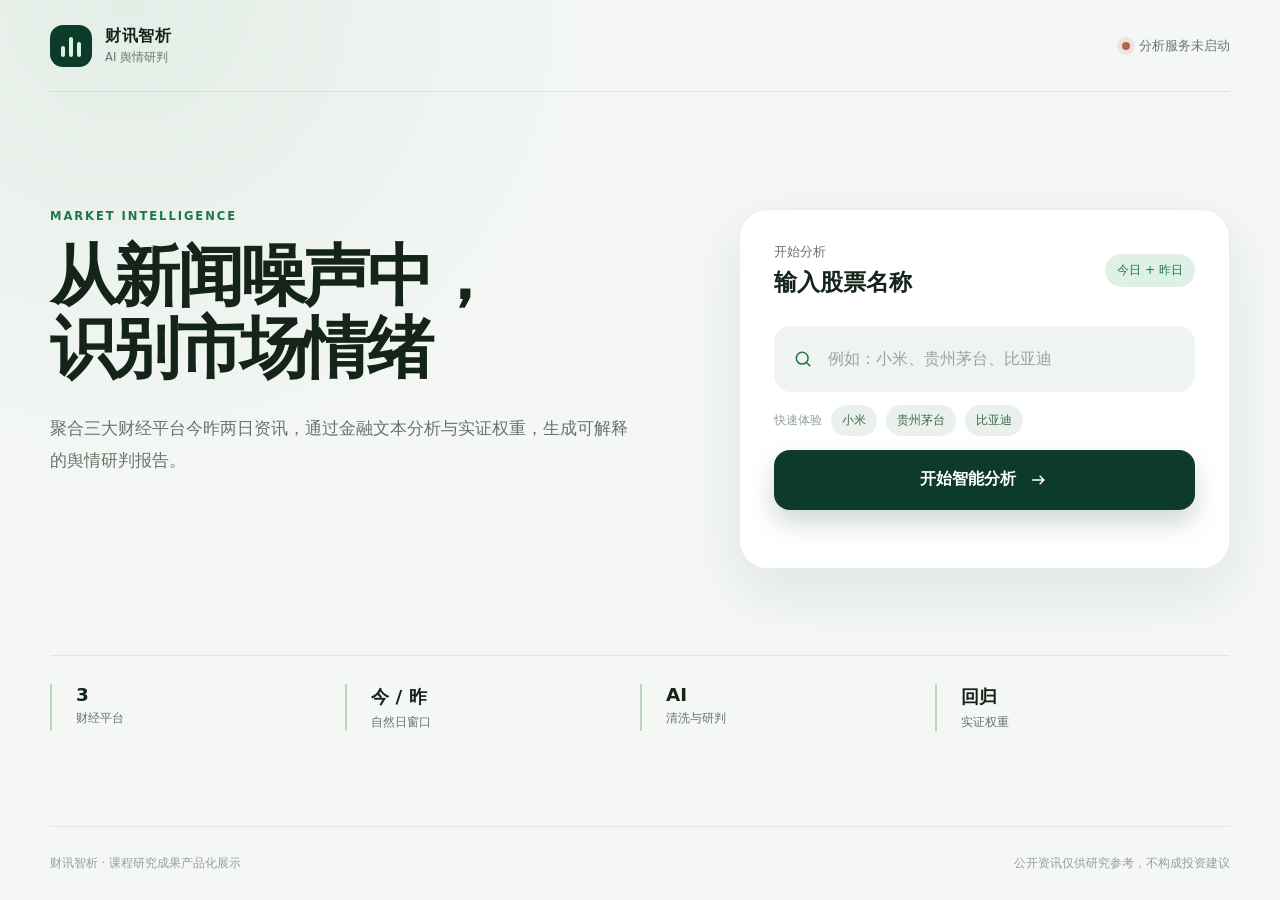
<file: index.html>
<!doctype html>
<html lang="zh-CN">
  <head>
    <meta charset="UTF-8" />
    <meta name="viewport" content="width=device-width, initial-scale=1.0" />
    <meta
      name="description"
      content="聚合财经新闻、分析市场情绪并生成结构化舆情研判报告。"
    />
    <title>财讯智析 · AI 舆情研判</title>
    <link
      rel="icon"
      type="image/svg+xml"
      href="data:image/svg+xml,%3Csvg xmlns='http://www.w3.org/2000/svg' viewBox='0 0 64 64'%3E%3Crect width='64' height='64' rx='18' fill='%230d3b2a'/%3E%3Cpath d='M17 43V31m15 12V20m15 23V27' stroke='%23d9f3e5' stroke-width='6' stroke-linecap='round'/%3E%3C/svg%3E"
    />
    <link rel="stylesheet" href="./styles.css" />
  </head>
  <body>
    <div class="app-shell">
      <header class="topbar">
        <a class="brand" href="#" aria-label="财讯智析首页">
          <span class="brand-mark" aria-hidden="true">
            <i></i><i></i><i></i>
          </span>
          <span>
            <strong>财讯智析</strong>
            <small>AI 舆情研判</small>
          </span>
        </a>
        <div class="service-state" id="serviceState" aria-live="polite">
          <span class="state-dot"></span>
          <span>正在连接分析服务</span>
        </div>
      </header>

      <main>
        <section class="workspace" id="searchView">
          <div class="workspace-copy">
            <p class="eyebrow">MARKET INTELLIGENCE</p>
            <h1>从新闻噪声中，<br />识别市场情绪</h1>
            <p class="lead">
              聚合三大财经平台今昨两日资讯，通过金融文本分析与实证权重，生成可解释的舆情研判报告。
            </p>
          </div>

          <form class="search-panel" id="analysisForm">
            <div class="panel-head">
              <div>
                <p class="panel-label">开始分析</p>
                <h2>输入股票名称</h2>
              </div>
              <span class="window-badge">今日 + 昨日</span>
            </div>
            <label class="search-box" for="stockInput">
              <svg viewBox="0 0 24 24" aria-hidden="true">
                <circle cx="11" cy="11" r="7"></circle>
                <path d="m16.5 16.5 4 4"></path>
              </svg>
              <input
                id="stockInput"
                name="stock"
                autocomplete="off"
                maxlength="30"
                placeholder="例如：小米、贵州茅台、比亚迪"
                required
              />
            </label>
            <div class="quick-row" aria-label="快速体验">
              <span>快速体验</span>
              <button type="button" data-stock="小米">小米</button>
              <button type="button" data-stock="贵州茅台">贵州茅台</button>
              <button type="button" data-stock="比亚迪">比亚迪</button>
            </div>
            <button class="primary-action" id="submitButton" type="submit">
              <span>开始智能分析</span>
              <svg viewBox="0 0 24 24" aria-hidden="true"><path d="m5 12 14 0m-5-5 5 5-5 5"></path></svg>
            </button>
            <p class="form-error" id="formError" role="alert"></p>
          </form>

          <div class="method-row" aria-label="分析方法概览">
            <div><strong>3</strong><span>财经平台</span></div>
            <div><strong>今 / 昨</strong><span>自然日窗口</span></div>
            <div><strong>AI</strong><span>清洗与研判</span></div>
            <div><strong>回归</strong><span>实证权重</span></div>
          </div>
        </section>

        <section class="progress-view is-hidden" id="progressView" aria-live="polite">
          <div class="progress-main">
            <button class="text-button" id="cancelButton" type="button">← 返回搜索</button>
            <p class="eyebrow">ANALYSIS IN PROGRESS</p>
            <h2 id="progressStock">—</h2>
            <p class="progress-message" id="progressMessage">正在创建分析任务</p>
            <div class="progress-value"><strong id="progressNumber">0</strong><span>%</span></div>
            <div class="progress-track" aria-hidden="true">
              <div class="progress-fill" id="progressFill"></div>
            </div>
          </div>

          <aside class="source-panel">
            <div class="aside-title"><span>资讯来源</span><small>实时状态</small></div>
            <div id="sourceList"></div>
            <div class="warning-list" id="warningList"></div>
          </aside>
        </section>

        <section class="report-view is-hidden" id="reportView">
          <div class="report-toolbar">
            <div>
              <p class="eyebrow">AI SENTIMENT REPORT</p>
              <h2 id="reportStock">—</h2>
              <p id="reportMeta">—</p>
            </div>
            <button class="outline-button" id="newAnalysisButton" type="button">分析另一只股票</button>
          </div>

          <div class="score-layout">
            <article class="score-card">
              <div class="card-label">
                综合情绪方向
                <button class="help-button" id="metricHelpButton" type="button" aria-expanded="false" aria-controls="metricHelp">?</button>
              </div>
              <div class="score-heading">
                <strong id="directionValue">0.00</strong>
                <span id="directionLabel">中性</span>
              </div>
              <div class="score-scale">
                <div class="scale-line"></div>
                <div class="scale-pin" id="scalePin"></div>
              </div>
              <div class="scale-caption"><span>消极</span><span>中性</span><span>积极</span></div>
              <p class="inline-help is-hidden" id="metricHelp">
                情绪方向经过平台日均与时间权重两级归一化；情绪强度反映标题表达的方向性强弱；新闻热度为 AI 清洗后保留的资讯数量。
              </p>
              <div class="metric-strip">
                <div><strong id="intensityValue">0.00</strong><span>情绪强度</span></div>
                <div><strong id="heatValue">0</strong><span>新闻热度</span></div>
                <div><strong id="coverageValue">0</strong><span>平台覆盖</span></div>
              </div>
            </article>

            <article class="decision-card">
              <p>研判结论</p>
              <h3 id="decisionRating">—</h3>
              <div id="decisionReason">—</div>
              <div class="decision-foot"><span>基于公开资讯</span><span>动态更新</span></div>
            </article>
          </div>

          <div class="report-grid">
            <div class="report-column">
              <article class="content-card">
                <p class="section-kicker">OVERVIEW</p>
                <h3>深度研报综述</h3>
                <p class="report-copy" id="summaryText"></p>
              </article>

              <article class="content-card">
                <div class="section-title positive"><span>↗</span><h3>积极信号</h3></div>
                <div id="prosList"></div>
              </article>

              <article class="content-card">
                <div class="section-title risk"><span>!</span><h3>风险观察</h3></div>
                <div id="consList"></div>
              </article>

              <article class="content-card">
                <p class="section-kicker">STRATEGY</p>
                <h3>策略观察</h3>
                <p class="report-copy" id="strategyText"></p>
              </article>
            </div>

            <aside class="evidence-column">
              <article class="content-card distribution-card">
                <p class="section-kicker">SOURCE MIX</p>
                <h3>平台资讯分布</h3>
                <div id="platformDistribution"></div>
              </article>

              <details class="disclosure-card" id="evidenceDetails">
                <summary><span><i>!</i>新闻依据</span><b>展开</b></summary>
                <div class="disclosure-content" id="evidenceList"></div>
              </details>

              <details class="disclosure-card">
                <summary><span><i class="question">?</i>分数与模型说明</span><b>展开</b></summary>
                <div class="disclosure-content model-text" id="modelInfo"></div>
              </details>
            </aside>
          </div>

          <p class="legal-note" id="legalNote"></p>
        </section>
      </main>

      <footer>
        <span>财讯智析 · 课程研究成果产品化展示</span>
        <span>公开资讯仅供研究参考，不构成投资建议</span>
      </footer>
    </div>

    <script src="./config.js"></script>
    <script src="./app.js" defer></script>
  </body>
</html>
</file>
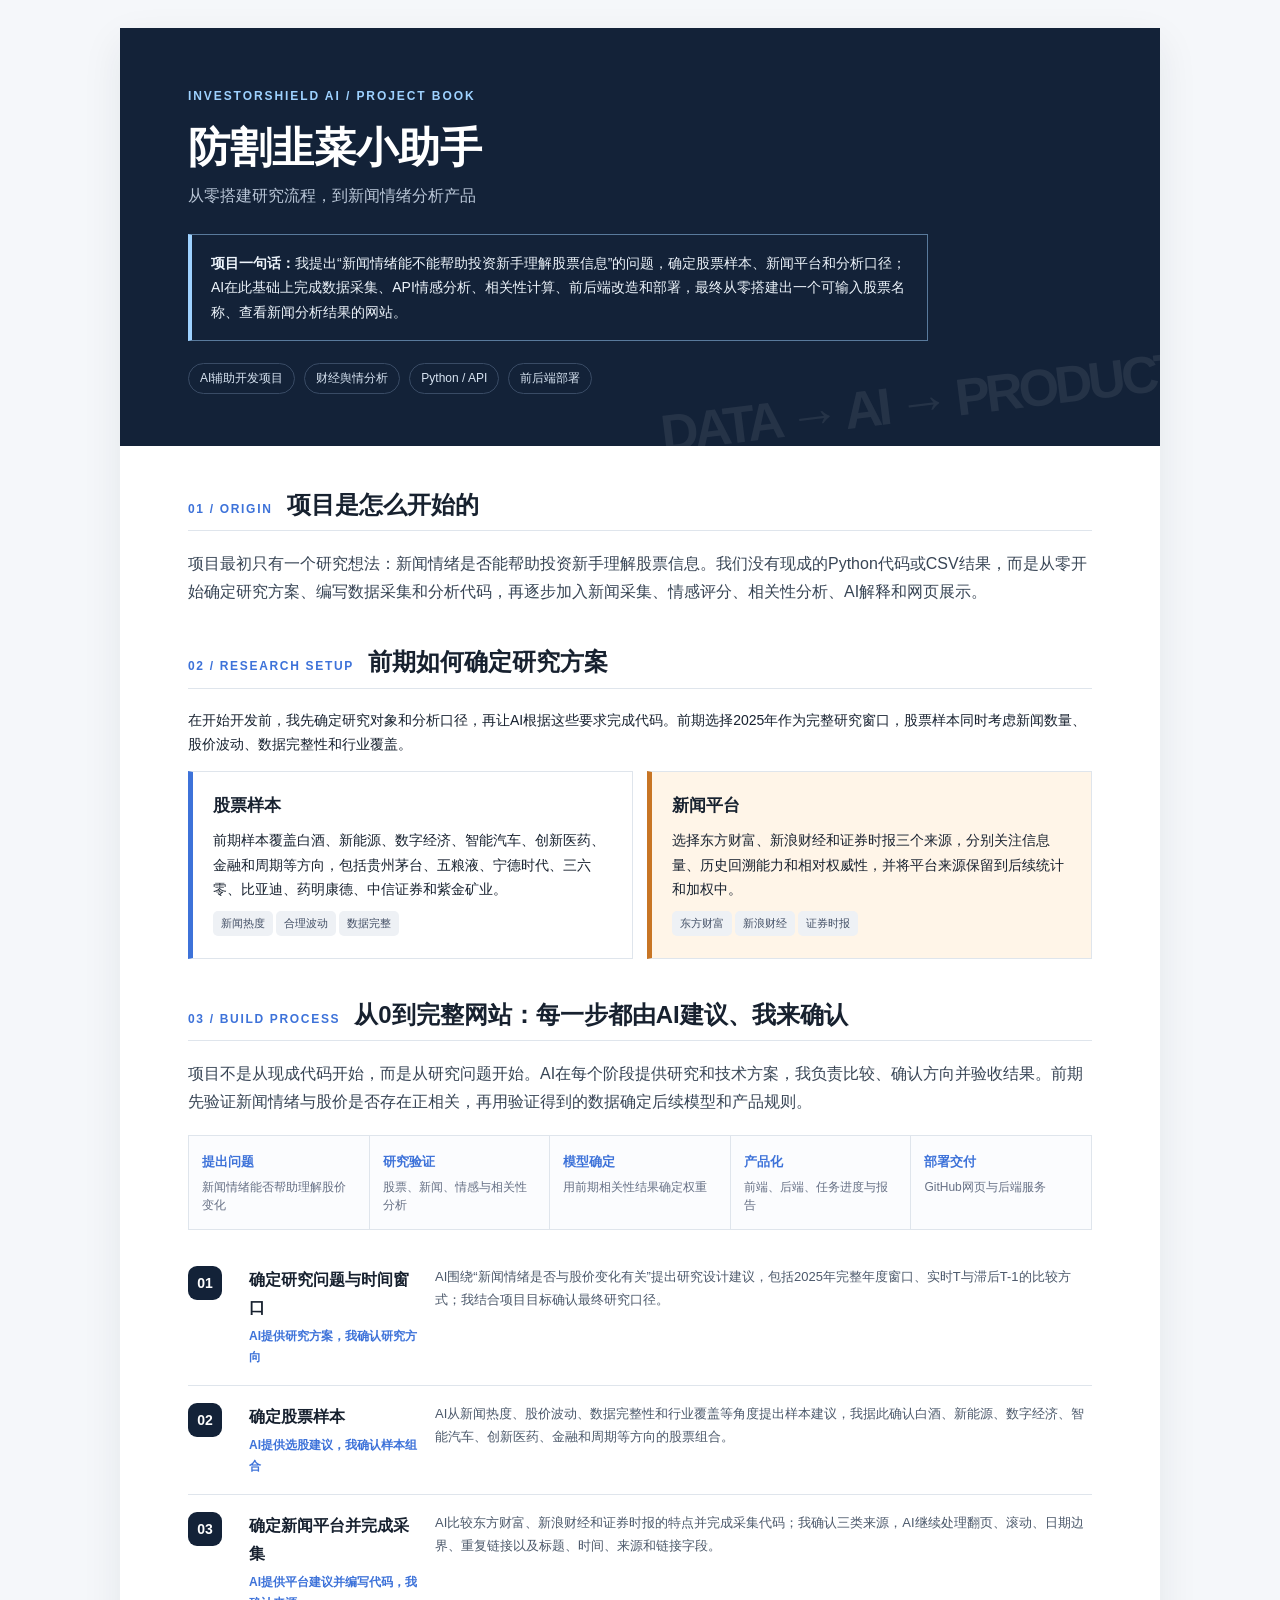
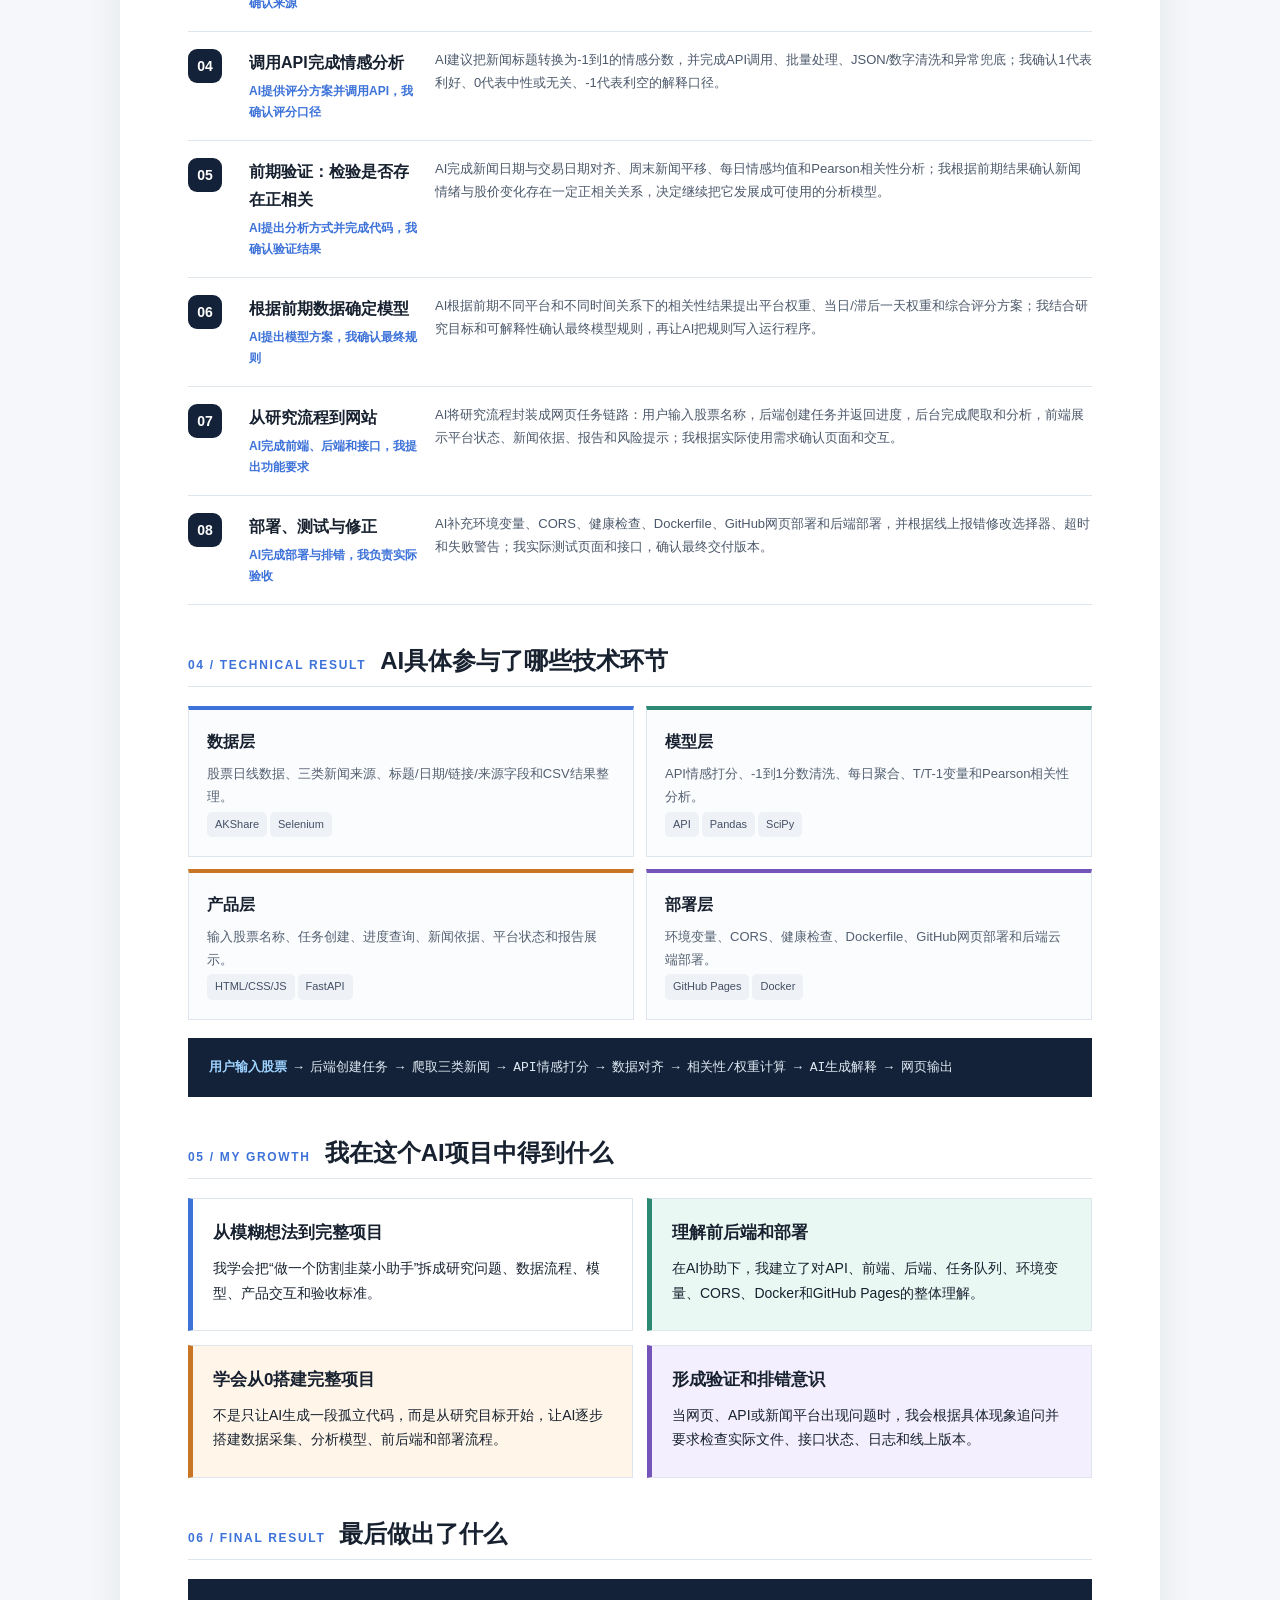
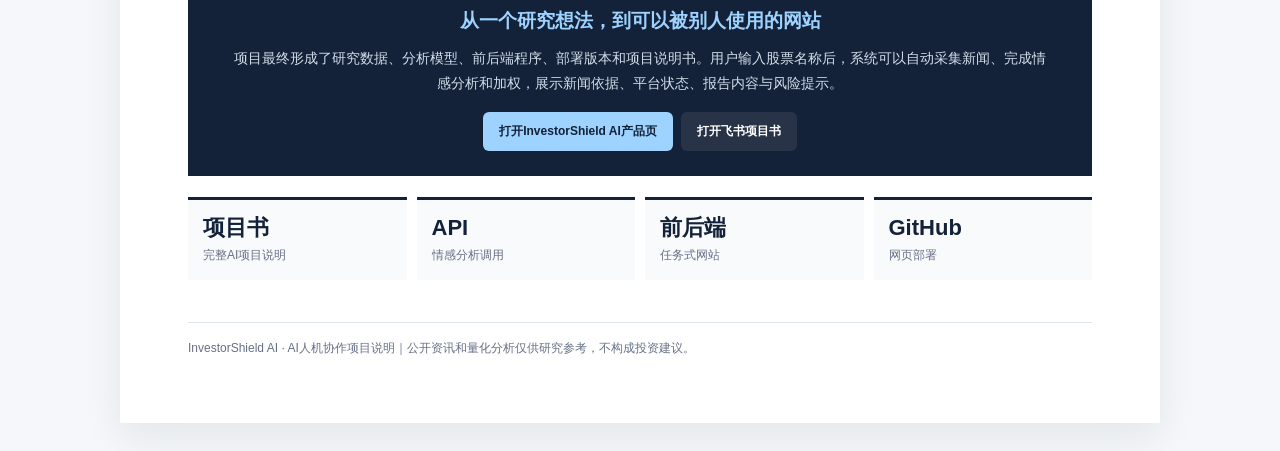
<file: project-book.html>
<!doctype html>
<html lang="zh-CN">
<head>
<meta charset="utf-8">
<meta name="viewport" content="width=device-width, initial-scale=1">
<title>AI项目说明｜InvestorShield 防割韭菜小助手</title>
<style>
:root{--ink:#17212f;--muted:#667085;--line:#dfe5ec;--page:#f5f7fa;--paper:#fff;--navy:#132238;--blue:#3d72d9;--blue-soft:#eef4ff;--mint:#2c8a74;--mint-soft:#eaf8f3;--orange:#c87524;--orange-soft:#fff5e8;--purple:#7555ba;--purple-soft:#f4efff;--red:#c84b4b;--red-soft:#fff0f0}
*{box-sizing:border-box}html{background:var(--page)}body{margin:0;color:var(--ink);font-family:"Microsoft YaHei","PingFang SC",Arial,sans-serif;font-size:14px;line-height:1.75}.page{max-width:1040px;margin:28px auto;background:var(--paper);box-shadow:0 14px 38px rgba(19,34,56,.08)}.hero{background:var(--navy);color:#fff;padding:58px 68px 52px;position:relative;overflow:hidden}.hero:after{content:"DATA → AI → PRODUCT";position:absolute;right:-24px;bottom:18px;color:rgba(255,255,255,.08);font:700 52px/1 Arial,sans-serif;letter-spacing:-.08em;transform:rotate(-7deg)}.eyebrow{position:relative;z-index:1;color:#9ed2ff;font-size:12px;letter-spacing:.16em;font-weight:700}.hero h1{position:relative;z-index:1;margin:17px 0 9px;font-size:42px;line-height:1.16;max-width:780px}.hero .subtitle{position:relative;z-index:1;color:#b9c6d7;font-size:16px}.hero .intro{position:relative;z-index:1;max-width:740px;margin:24px 0 0;padding:16px 19px;border:1px solid rgba(158,210,255,.5);border-left:4px solid #9ed2ff;color:#edf4fb}.hero-meta{position:relative;z-index:1;display:flex;flex-wrap:wrap;gap:9px;margin-top:22px}.hero-meta span{border:1px solid #394b65;border-radius:999px;color:#d8e4f2;padding:4px 11px;font-size:12px}.body{padding:43px 68px 64px}.section{margin-top:40px}.section:first-child{margin-top:0}.head{display:flex;align-items:baseline;gap:14px;border-bottom:1px solid var(--line);padding-bottom:10px;margin-bottom:19px}.num{font-size:12px;letter-spacing:.14em;color:var(--blue);font-weight:800}.head h2{margin:0;font-size:24px;line-height:1.3}.lead{font-size:16px;color:#384555;max-width:900px}.metrics{display:grid;grid-template-columns:repeat(4,1fr);gap:10px;margin:21px 0}.metric{padding:14px 15px;background:#f8fafc;border-top:3px solid var(--navy)}.metric b{display:block;font-size:22px;color:var(--navy);line-height:1.25}.metric span{font-size:12px;color:var(--muted)}.grid2{display:grid;grid-template-columns:1fr 1fr;gap:14px}.card{padding:19px 20px;border:1px solid var(--line);background:#fff;border-left:5px solid var(--blue)}.card.mint{border-left-color:var(--mint);background:var(--mint-soft)}.card.orange{border-left-color:var(--orange);background:var(--orange-soft)}.card.purple{border-left-color:var(--purple);background:var(--purple-soft)}.card h3{margin:0 0 8px;font-size:17px}.card p{margin:6px 0}.card ul{margin:7px 0;padding-left:20px}.tag{display:inline-block;background:#eef1f5;color:#445066;border-radius:5px;padding:3px 8px;margin:3px 3px 3px 0;font-size:11px}.stage{display:grid;grid-template-columns:45px 170px 1fr;gap:16px;padding:17px 0;border-bottom:1px solid var(--line);align-items:start}.stage:first-child{border-top:1px solid var(--line)}.stage-no{width:34px;height:34px;border-radius:9px;background:var(--navy);color:#fff;display:flex;align-items:center;justify-content:center;font-weight:800}.stage h3{margin:0;font-size:16px}.stage .role{margin:4px 0 0;color:var(--blue);font-size:12px;font-weight:700}.stage p{margin:0;color:#4c596b;font-size:13px}.arrow-flow{display:flex;align-items:stretch;gap:0;margin:19px 0;border:1px solid var(--line);background:#fbfcfe}.arrow-step{flex:1;padding:15px 13px;border-left:1px solid var(--line)}.arrow-step:first-child{border-left:0}.arrow-step b{display:block;color:var(--blue);font-size:13px}.arrow-step span{display:block;color:var(--muted);font-size:12px;line-height:1.5;margin-top:4px}.collab{display:grid;grid-template-columns:1fr 1fr;gap:0;border:1px solid var(--line)}.collab-col{padding:22px 24px}.collab-col:first-child{background:var(--navy);color:#fff}.collab-col:last-child{background:#fbfcfe;border-left:1px solid var(--line)}.collab-col h3{margin:0 0 11px;font-size:17px}.collab-col:first-child h3{color:#9ed2ff}.collab-col:last-child h3{color:var(--blue)}.collab-col ul{margin:0;padding-left:20px}.collab-col li{margin:7px 0}.tech-grid{display:grid;grid-template-columns:repeat(2,1fr);gap:12px}.tech{border:1px solid var(--line);padding:18px 18px 16px;background:#fbfcfe;border-top:4px solid var(--blue)}.tech:nth-child(2){border-top-color:var(--mint)}.tech:nth-child(3){border-top-color:var(--orange)}.tech:nth-child(4){border-top-color:var(--purple)}.tech h3{margin:0 0 7px;font-size:16px}.tech p{margin:0;color:#536071;font-size:13px}.formula{font-family:Consolas,"Courier New",monospace;background:var(--navy);color:#dfe9f4;padding:18px 21px;margin-top:18px;font-size:13px;line-height:1.8;white-space:pre-wrap}.formula strong{color:#9ed2ff}.result{background:var(--navy);color:#fff;padding:25px 28px;margin-top:18px;text-align:center}.result h3{margin:0;color:#9ed2ff;font-size:19px}.result p{max-width:820px;margin:9px auto 0;color:#d3deeb}.result a{display:inline-block;margin-top:17px;background:#9ed2ff;color:var(--navy);text-decoration:none;padding:9px 16px;border-radius:6px;font-size:12px;font-weight:800}.quote{border-left:4px solid var(--blue);background:var(--blue-soft);padding:14px 17px;margin-top:18px}.quote b{display:block;margin-bottom:3px}.limitation{border:1px solid #f1c8c8;background:var(--red-soft);padding:17px 19px;margin-top:17px}.limitation h3{margin:0 0 6px;color:var(--red)}.footer{margin-top:42px;padding-top:15px;border-top:1px solid var(--line);color:var(--muted);font-size:12px}@media(max-width:780px){.hero{padding:38px 25px}.hero h1{font-size:32px}.body{padding:30px 25px 48px}.metrics,.grid2,.collab,.tech-grid{grid-template-columns:1fr}.collab-col:last-child{border-left:0;border-top:1px solid var(--line)}.stage{grid-template-columns:38px 1fr}.stage>p{grid-column:2}.arrow-flow{display:block}.arrow-step{border-left:0;border-top:1px solid var(--line)}.arrow-step:first-child{border-top:0}.hero:after{font-size:34px;right:-5px}.footer{margin-top:30px}}@media print{html{background:#fff}.page{max-width:none;margin:0;box-shadow:none}.hero{print-color-adjust:exact;-webkit-print-color-adjust:exact}}
</style>
</head>
<body>
<div class="page">
<header class="hero">
<div class="eyebrow">INVESTORSHIELD AI / PROJECT BOOK</div>
<h1>防割韭菜小助手</h1>
<div class="subtitle">从零搭建研究流程，到新闻情绪分析产品</div>
<div class="intro"><b>项目一句话：</b>我提出“新闻情绪能不能帮助投资新手理解股票信息”的问题，确定股票样本、新闻平台和分析口径；AI在此基础上完成数据采集、API情感分析、相关性计算、前后端改造和部署，最终从零搭建出一个可输入股票名称、查看新闻分析结果的网站。</div>
<div class="hero-meta"><span>AI辅助开发项目</span><span>财经舆情分析</span><span>Python / API</span><span>前后端部署</span></div>
</header>
<div class="body">
<section class="section">
<div class="head"><span class="num">01 / ORIGIN</span><h2>项目是怎么开始的</h2></div>
<p class="lead">项目最初只有一个研究想法：新闻情绪是否能帮助投资新手理解股票信息。我们没有现成的Python代码或CSV结果，而是从零开始确定研究方案、编写数据采集和分析代码，再逐步加入新闻采集、情感评分、相关性分析、AI解释和网页展示。</p>
</section>

<section class="section">
<div class="head"><span class="num">02 / RESEARCH SETUP</span><h2>前期如何确定研究方案</h2></div>
<p>在开始开发前，我先确定研究对象和分析口径，再让AI根据这些要求完成代码。前期选择2025年作为完整研究窗口，股票样本同时考虑新闻数量、股价波动、数据完整性和行业覆盖。</p>
<div class="grid2"><article class="card blue"><h3>股票样本</h3><p>前期样本覆盖白酒、新能源、数字经济、智能汽车、创新医药、金融和周期等方向，包括贵州茅台、五粮液、宁德时代、三六零、比亚迪、药明康德、中信证券和紫金矿业。</p><span class="tag">新闻热度</span><span class="tag">合理波动</span><span class="tag">数据完整</span></article><article class="card orange"><h3>新闻平台</h3><p>选择东方财富、新浪财经和证券时报三个来源，分别关注信息量、历史回溯能力和相对权威性，并将平台来源保留到后续统计和加权中。</p><span class="tag">东方财富</span><span class="tag">新浪财经</span><span class="tag">证券时报</span></article></div>
</section>

<section class="section">
<div class="head"><span class="num">03 / BUILD PROCESS</span><h2>从0到完整网站：每一步都由AI建议、我来确认</h2></div>
<p class="lead">项目不是从现成代码开始，而是从研究问题开始。AI在每个阶段提供研究和技术方案，我负责比较、确认方向并验收结果。前期先验证新闻情绪与股价是否存在正相关，再用验证得到的数据确定后续模型和产品规则。</p>
<div class="arrow-flow"><div class="arrow-step"><b>提出问题</b><span>新闻情绪能否帮助理解股价变化</span></div><div class="arrow-step"><b>研究验证</b><span>股票、新闻、情感与相关性分析</span></div><div class="arrow-step"><b>模型确定</b><span>用前期相关性结果确定权重</span></div><div class="arrow-step"><b>产品化</b><span>前端、后端、任务进度与报告</span></div><div class="arrow-step"><b>部署交付</b><span>GitHub网页与后端服务</span></div></div>
<div class="stage"><div class="stage-no">01</div><div><h3>确定研究问题与时间窗口</h3><p class="role">AI提供研究方案，我确认研究方向</p></div><p>AI围绕“新闻情绪是否与股价变化有关”提出研究设计建议，包括2025年完整年度窗口、实时T与滞后T-1的比较方式；我结合项目目标确认最终研究口径。</p></div>
<div class="stage"><div class="stage-no">02</div><div><h3>确定股票样本</h3><p class="role">AI提供选股建议，我确认样本组合</p></div><p>AI从新闻热度、股价波动、数据完整性和行业覆盖等角度提出样本建议，我据此确认白酒、新能源、数字经济、智能汽车、创新医药、金融和周期等方向的股票组合。</p></div>
<div class="stage"><div class="stage-no">03</div><div><h3>确定新闻平台并完成采集</h3><p class="role">AI提供平台建议并编写代码，我确认来源</p></div><p>AI比较东方财富、新浪财经和证券时报的特点并完成采集代码；我确认三类来源，AI继续处理翻页、滚动、日期边界、重复链接以及标题、时间、来源和链接字段。</p></div>
<div class="stage"><div class="stage-no">04</div><div><h3>调用API完成情感分析</h3><p class="role">AI提供评分方案并调用API，我确认评分口径</p></div><p>AI建议把新闻标题转换为-1到1的情感分数，并完成API调用、批量处理、JSON/数字清洗和异常兜底；我确认1代表利好、0代表中性或无关、-1代表利空的解释口径。</p></div>
<div class="stage"><div class="stage-no">05</div><div><h3>前期验证：检验是否存在正相关</h3><p class="role">AI提出分析方式并完成代码，我确认验证结果</p></div><p>AI完成新闻日期与交易日期对齐、周末新闻平移、每日情感均值和Pearson相关性分析；我根据前期结果确认新闻情绪与股价变化存在一定正相关关系，决定继续把它发展成可使用的分析模型。</p></div>
<div class="stage"><div class="stage-no">06</div><div><h3>根据前期数据确定模型</h3><p class="role">AI提出模型方案，我确认最终规则</p></div><p>AI根据前期不同平台和不同时间关系下的相关性结果提出平台权重、当日/滞后一天权重和综合评分方案；我结合研究目标和可解释性确认最终模型规则，再让AI把规则写入运行程序。</p></div>
<div class="stage"><div class="stage-no">07</div><div><h3>从研究流程到网站</h3><p class="role">AI完成前端、后端和接口，我提出功能要求</p></div><p>AI将研究流程封装成网页任务链路：用户输入股票名称，后端创建任务并返回进度，后台完成爬取和分析，前端展示平台状态、新闻依据、报告和风险提示；我根据实际使用需求确认页面和交互。</p></div>
<div class="stage"><div class="stage-no">08</div><div><h3>部署、测试与修正</h3><p class="role">AI完成部署与排错，我负责实际验收</p></div><p>AI补充环境变量、CORS、健康检查、Dockerfile、GitHub网页部署和后端部署，并根据线上报错修改选择器、超时和失败警告；我实际测试页面和接口，确认最终交付版本。</p></div>
</section>

<section class="section">
<div class="head"><span class="num">04 / TECHNICAL RESULT</span><h2>AI具体参与了哪些技术环节</h2></div>
<div class="tech-grid"><article class="tech"><h3>数据层</h3><p>股票日线数据、三类新闻来源、标题/日期/链接/来源字段和CSV结果整理。</p><span class="tag">AKShare</span><span class="tag">Selenium</span></article><article class="tech"><h3>模型层</h3><p>API情感打分、-1到1分数清洗、每日聚合、T/T-1变量和Pearson相关性分析。</p><span class="tag">API</span><span class="tag">Pandas</span><span class="tag">SciPy</span></article><article class="tech"><h3>产品层</h3><p>输入股票名称、任务创建、进度查询、新闻依据、平台状态和报告展示。</p><span class="tag">HTML/CSS/JS</span><span class="tag">FastAPI</span></article><article class="tech"><h3>部署层</h3><p>环境变量、CORS、健康检查、Dockerfile、GitHub网页部署和后端云端部署。</p><span class="tag">GitHub Pages</span><span class="tag">Docker</span></article></div>
<div class="formula"><strong>用户输入股票</strong> → 后端创建任务 → 爬取三类新闻 → API情感打分 → 数据对齐 → 相关性/权重计算 → AI生成解释 → 网页输出</div>
</section>

<section class="section">
<div class="head"><span class="num">05 / MY GROWTH</span><h2>我在这个AI项目中得到什么</h2></div>
<div class="grid2"><article class="card"><h3>从模糊想法到完整项目</h3><p>我学会把“做一个防割韭菜小助手”拆成研究问题、数据流程、模型、产品交互和验收标准。</p></article><article class="card mint"><h3>理解前后端和部署</h3><p>在AI协助下，我建立了对API、前端、后端、任务队列、环境变量、CORS、Docker和GitHub Pages的整体理解。</p></article><article class="card orange"><h3>学会从0搭建完整项目</h3><p>不是只让AI生成一段孤立代码，而是从研究目标开始，让AI逐步搭建数据采集、分析模型、前后端和部署流程。</p></article><article class="card purple"><h3>形成验证和排错意识</h3><p>当网页、API或新闻平台出现问题时，我会根据具体现象追问并要求检查实际文件、接口状态、日志和线上版本。</p></article></div>
</section>

<section class="section">
<div class="head"><span class="num">06 / FINAL RESULT</span><h2>最后做出了什么</h2></div>
<div class="result"><h3>从一个研究想法，到可以被别人使用的网站</h3><p>项目最终形成了研究数据、分析模型、前后端程序、部署版本和项目说明书。用户输入股票名称后，系统可以自动采集新闻、完成情感分析和加权，展示新闻依据、平台状态、报告内容与风险提示。</p><a href="https://sylvialzy.github.io/-investor-shield-ai/" target="_blank">打开InvestorShield AI产品页</a><a href="https://my.feishu.cn/docx/B8s4dEMaYok7MoxbKHbcIC6mn4f" target="_blank" style="margin-left:8px;background:#293348;color:#fff">打开飞书项目书</a></div>
<div class="metrics"><div class="metric"><b>项目书</b><span>完整AI项目说明</span></div><div class="metric"><b>API</b><span>情感分析调用</span></div><div class="metric"><b>前后端</b><span>任务式网站</span></div><div class="metric"><b>GitHub</b><span>网页部署</span></div></div>
</section>

<footer class="footer">InvestorShield AI · AI人机协作项目说明｜公开资讯和量化分析仅供研究参考，不构成投资建议。</footer>
</div>
</body>
</html>
</file>
<file: styles.css>
:root {
  color-scheme: light;
  --ink: #14241b;
  --muted: #66756c;
  --faint: #93a098;
  --line: #dfe6e1;
  --paper: #f4f7f4;
  --surface: #ffffff;
  --forest: #0d3b2a;
  --green: #1e7650;
  --mint: #dff1e6;
  --positive: #23704d;
  --risk: #a25b48;
  --shadow: 0 22px 60px rgba(13, 59, 42, 0.09);
  font-family: Inter, ui-sans-serif, system-ui, -apple-system, BlinkMacSystemFont, "Segoe UI", "PingFang SC", "Microsoft YaHei", sans-serif;
}

* { box-sizing: border-box; }

html { scroll-behavior: smooth; }

body {
  margin: 0;
  background:
    radial-gradient(circle at 10% 0%, rgba(61, 137, 94, 0.09), transparent 30rem),
    var(--paper);
  color: var(--ink);
  min-width: 320px;
}

button, input { font: inherit; }
button { cursor: pointer; }

.app-shell { min-height: 100vh; }

.topbar {
  width: min(1180px, calc(100% - 48px));
  min-height: 92px;
  margin: 0 auto;
  display: flex;
  align-items: center;
  justify-content: space-between;
  border-bottom: 1px solid rgba(20, 36, 27, 0.09);
}

.brand {
  display: inline-flex;
  gap: 13px;
  align-items: center;
  color: inherit;
  text-decoration: none;
}

.brand-mark {
  width: 42px;
  height: 42px;
  display: flex;
  align-items: end;
  justify-content: center;
  gap: 4px;
  padding: 10px;
  border-radius: 13px;
  background: var(--forest);
}

.brand-mark i { display: block; width: 4px; border-radius: 4px; background: #d8f2e3; }
.brand-mark i:nth-child(1) { height: 11px; }
.brand-mark i:nth-child(2) { height: 20px; }
.brand-mark i:nth-child(3) { height: 15px; }
.brand strong, .brand small { display: block; }
.brand strong { font-size: 1rem; letter-spacing: .04em; }
.brand small { margin-top: 3px; color: var(--muted); font-size: .72rem; }

.service-state {
  display: flex;
  align-items: center;
  gap: 9px;
  color: var(--muted);
  font-size: .82rem;
}

.state-dot {
  width: 8px;
  height: 8px;
  border-radius: 50%;
  background: #d2a056;
  box-shadow: 0 0 0 5px rgba(210, 160, 86, .12);
}

.service-state.online .state-dot { background: #41a06c; box-shadow: 0 0 0 5px rgba(65, 160, 108, .12); }
.service-state.offline .state-dot { background: #ba624e; box-shadow: 0 0 0 5px rgba(186, 98, 78, .12); }

main { width: min(1180px, calc(100% - 48px)); margin: 0 auto; }

.workspace {
  min-height: calc(100vh - 166px);
  padding: 76px 0 54px;
  display: grid;
  grid-template-columns: minmax(0, 1fr) minmax(420px, .82fr);
  grid-template-rows: auto auto;
  column-gap: 90px;
  align-content: center;
}

.eyebrow, .section-kicker {
  margin: 0 0 18px;
  color: var(--green);
  font-size: .72rem;
  font-weight: 750;
  letter-spacing: .17em;
}

.workspace h1 {
  max-width: 660px;
  margin: 0;
  font-size: clamp(3.1rem, 5.2vw, 5.4rem);
  line-height: 1.08;
  letter-spacing: -.055em;
}

.lead {
  max-width: 580px;
  margin: 28px 0 0;
  color: var(--muted);
  font-size: 1.08rem;
  line-height: 1.85;
}

.search-panel {
  align-self: center;
  padding: 34px;
  background: rgba(255, 255, 255, .94);
  border: 1px solid rgba(25, 72, 49, .09);
  border-radius: 28px;
  box-shadow: var(--shadow);
}

.panel-head, .report-toolbar, .aside-title, .evidence-head {
  display: flex;
  align-items: center;
  justify-content: space-between;
  gap: 24px;
}

.panel-label { margin: 0 0 6px; color: var(--muted); font-size: .8rem; }
.panel-head h2 { margin: 0; font-size: 1.45rem; }
.window-badge { padding: 8px 12px; border-radius: 999px; background: var(--mint); color: var(--green); font-size: .76rem; }

.search-box {
  margin-top: 28px;
  height: 66px;
  display: flex;
  align-items: center;
  gap: 13px;
  padding: 0 18px;
  border: 1.5px solid transparent;
  border-radius: 17px;
  background: #f0f4f1;
  transition: border-color .2s, box-shadow .2s;
}

.search-box:focus-within { border-color: #4a936d; box-shadow: 0 0 0 4px rgba(74, 147, 109, .1); }
.search-box svg { width: 22px; fill: none; stroke: var(--green); stroke-width: 1.8; }
.search-box input { width: 100%; border: 0; outline: 0; background: transparent; color: var(--ink); font-size: 1rem; }
.search-box input::placeholder { color: #98a49c; }

.quick-row { min-height: 58px; display: flex; align-items: center; flex-wrap: wrap; gap: 9px; color: var(--faint); font-size: .78rem; }
.quick-row button { padding: 7px 11px; border: 0; border-radius: 999px; background: #eaf1ec; color: #416853; font-size: .76rem; }
.quick-row button:hover { background: #dcebe1; }

.primary-action, .outline-button {
  border: 0;
  border-radius: 16px;
  font-weight: 700;
}

.primary-action {
  width: 100%;
  height: 60px;
  display: flex;
  align-items: center;
  justify-content: center;
  gap: 12px;
  background: var(--forest);
  color: #fff;
  box-shadow: 0 13px 26px rgba(13, 59, 42, .2);
  transition: transform .2s, background .2s;
}

.primary-action:hover { transform: translateY(-1px); background: #125038; }
.primary-action:disabled { cursor: wait; opacity: .66; transform: none; }
.primary-action svg { width: 20px; fill: none; stroke: currentColor; stroke-width: 1.8; }
.form-error { min-height: 1.2em; margin: 13px 0 -4px; color: var(--risk); font-size: .8rem; text-align: center; }

.method-row {
  grid-column: 1 / -1;
  margin-top: 86px;
  padding-top: 28px;
  display: grid;
  grid-template-columns: repeat(4, 1fr);
  border-top: 1px solid var(--line);
}

.method-row div { padding-left: 24px; border-left: 2px solid #b9d5c2; }
.method-row strong, .method-row span { display: block; }
.method-row strong { font-size: 1.15rem; }
.method-row span { margin-top: 5px; color: var(--muted); font-size: .78rem; }

.is-hidden { display: none !important; }

.progress-view {
  min-height: calc(100vh - 166px);
  padding: 76px 0;
  display: grid;
  grid-template-columns: 1.18fr .82fr;
  gap: 72px;
  align-items: center;
}

.text-button { margin-bottom: 64px; padding: 0; border: 0; background: transparent; color: var(--muted); }
.progress-main h2 { margin: 0; font-size: clamp(3.4rem, 7vw, 6.2rem); letter-spacing: -.05em; }
.progress-message { min-height: 28px; margin: 16px 0 0; color: var(--muted); font-size: 1.06rem; }
.progress-value { margin-top: 48px; display: flex; align-items: baseline; }
.progress-value strong { font-size: clamp(5rem, 10vw, 9rem); font-weight: 300; letter-spacing: -.07em; }
.progress-value span { margin-left: 10px; color: var(--green); font-size: 2rem; }
.progress-track { height: 8px; overflow: hidden; border-radius: 999px; background: #dce5df; }
.progress-fill { width: 0; height: 100%; border-radius: inherit; background: linear-gradient(90deg, #1f724e, #81bb94); transition: width .35s ease; }

.source-panel { padding: 34px; border-radius: 26px; background: var(--forest); color: #fff; box-shadow: var(--shadow); }
.aside-title { margin-bottom: 16px; color: rgba(255,255,255,.68); font-size: .82rem; }
.aside-title small { font-size: .72rem; }
.source-row { min-height: 76px; display: flex; align-items: center; justify-content: space-between; gap: 20px; border-bottom: 1px solid rgba(255,255,255,.11); }
.source-row:last-child { border-bottom: 0; }
.source-name { display: flex; align-items: center; gap: 12px; font-weight: 650; }
.source-name i { width: 9px; height: 9px; border-radius: 50%; background: #819488; }
.source-name i.running { background: #e0b05f; box-shadow: 0 0 0 6px rgba(224,176,95,.12); }
.source-name i.completed { background: #69c48e; }
.source-name i.failed, .source-name i.auth_required { background: #e18870; }
.source-detail { max-width: 210px; color: rgba(255,255,255,.54); font-size: .75rem; text-align: right; }
.warning-list { color: #e8ca93; font-size: .76rem; line-height: 1.55; }
.warning-item { margin-top: 12px; padding: 12px 14px; border-radius: 12px; background: rgba(232,202,147,.08); }

.report-view { padding: 58px 0 70px; }
.report-toolbar { margin-bottom: 34px; }
.report-toolbar h2 { margin: 0; font-size: 3rem; letter-spacing: -.04em; }
.report-toolbar p:last-child { margin: 10px 0 0; color: var(--muted); }
.outline-button { padding: 13px 18px; border: 1px solid #bfcac3; background: transparent; color: var(--forest); }
.outline-button:hover { background: #e8efea; }

.score-layout { display: grid; grid-template-columns: 1.32fr .68fr; gap: 22px; }
.score-card, .decision-card, .content-card, .disclosure-card { border: 1px solid rgba(22, 61, 40, .08); border-radius: 24px; background: var(--surface); box-shadow: 0 10px 36px rgba(13,59,42,.055); }
.score-card { padding: 32px; }
.card-label { display: flex; align-items: center; color: var(--muted); font-size: .86rem; }
.help-button { width: 25px; height: 25px; margin-left: 8px; border: 0; border-radius: 50%; background: #dce6df; color: #52705e; font-size: .75rem; }
.score-heading { margin-top: 9px; display: flex; align-items: baseline; gap: 16px; }
.score-heading strong { font-size: 4.9rem; font-weight: 330; letter-spacing: -.06em; }
.score-heading span { padding: 7px 12px; border-radius: 999px; background: var(--mint); color: var(--positive); font-size: .8rem; }
.score-scale { position: relative; height: 26px; margin-top: 16px; display: flex; align-items: center; }
.scale-line { width: 100%; height: 8px; border-radius: 999px; background: linear-gradient(90deg, #c47661, #ddd29f 50%, #65a77e); }
.scale-pin { position: absolute; left: 50%; width: 21px; height: 21px; margin-left: -10px; border: 4px solid var(--forest); border-radius: 50%; background: #fff; box-shadow: 0 2px 8px rgba(13,59,42,.2); transition: left .5s ease; }
.scale-caption { display: flex; justify-content: space-between; color: var(--faint); font-size: .69rem; }
.inline-help { margin: 20px 0 0; padding: 15px 16px; border-radius: 12px; background: #f0f4f1; color: var(--muted); font-size: .78rem; line-height: 1.65; }
.metric-strip { margin-top: 26px; padding-top: 24px; display: grid; grid-template-columns: repeat(3, 1fr); border-top: 1px solid var(--line); }
.metric-strip div { text-align: center; border-right: 1px solid var(--line); }
.metric-strip div:last-child { border-right: 0; }
.metric-strip strong, .metric-strip span { display: block; }
.metric-strip strong { font-size: 1.38rem; }
.metric-strip span { margin-top: 5px; color: var(--muted); font-size: .72rem; }

.decision-card { padding: 32px; display: flex; flex-direction: column; background: linear-gradient(145deg, #0c3727, #176043); color: #fff; }
.decision-card p { margin: 0; color: rgba(255,255,255,.58); font-size: .8rem; }
.decision-card h3 { margin: 18px 0 14px; font-size: 2rem; }
.decision-card > div:not(.decision-foot) { color: rgba(255,255,255,.78); line-height: 1.7; font-size: .9rem; }
.decision-foot { margin-top: auto; padding-top: 24px; display: flex; justify-content: space-between; color: rgba(255,255,255,.45); font-size: .7rem; }

.report-grid { margin-top: 22px; display: grid; grid-template-columns: minmax(0, 1.45fr) minmax(310px, .55fr); gap: 22px; align-items: start; }
.report-column, .evidence-column { display: grid; gap: 22px; }
.content-card { padding: 30px; }
.content-card h3 { margin: 0; font-size: 1.28rem; }
.report-copy { margin: 20px 0 0; color: #4f5f56; line-height: 1.9; }
.section-title { display: flex; align-items: center; gap: 12px; margin-bottom: 8px; }
.section-title > span { width: 34px; height: 34px; display: grid; place-items: center; border-radius: 11px; color: #fff; background: var(--positive); }
.section-title.risk > span { background: var(--risk); }
.insight-row { display: grid; grid-template-columns: 30px 1fr; gap: 14px; padding: 20px 0; border-bottom: 1px solid var(--line); }
.insight-row:last-child { padding-bottom: 0; border-bottom: 0; }
.insight-index { width: 28px; height: 28px; display: grid; place-items: center; border-radius: 50%; background: var(--mint); color: var(--positive); font-size: .76rem; font-weight: 700; }
.insight-index.risk { background: #f3e6e1; color: var(--risk); }
.insight-row h4 { margin: 3px 0 7px; font-size: .98rem; }
.insight-row p { margin: 0; color: var(--muted); font-size: .87rem; line-height: 1.72; }

.distribution-card { position: sticky; top: 22px; }
.distribution-row { margin-top: 21px; }
.distribution-head { display: flex; justify-content: space-between; color: var(--muted); font-size: .8rem; }
.distribution-track { height: 7px; margin-top: 9px; border-radius: 999px; background: #e9eeea; overflow: hidden; }
.distribution-fill { height: 100%; border-radius: inherit; background: #2d8058; }

.disclosure-card { overflow: hidden; }
.disclosure-card summary { min-height: 66px; padding: 0 22px; display: flex; align-items: center; justify-content: space-between; list-style: none; cursor: pointer; color: var(--muted); font-size: .84rem; }
.disclosure-card summary::-webkit-details-marker { display: none; }
.disclosure-card summary span { display: flex; align-items: center; }
.disclosure-card summary i { width: 24px; height: 24px; margin-right: 9px; display: grid; place-items: center; border-radius: 50%; background: #b28a55; color: #fff; font-size: .68rem; font-style: normal; }
.disclosure-card summary i.question { background: #6c8b79; }
.disclosure-card summary b { color: var(--faint); font-size: .72rem; font-weight: 500; }
.disclosure-card[open] summary b { font-size: 0; }
.disclosure-card[open] summary b::after { content: "收起"; font-size: .72rem; }
.disclosure-content { max-height: 600px; overflow: auto; padding: 0 22px 22px; border-top: 1px solid var(--line); }
.evidence-item { padding: 18px 0; border-bottom: 1px solid var(--line); }
.evidence-item:last-child { border-bottom: 0; }
.evidence-head { color: var(--faint); font-size: .7rem; }
.evidence-head strong { color: var(--green); }
.evidence-item a { display: block; margin-top: 8px; color: var(--ink); font-size: .86rem; font-weight: 650; line-height: 1.55; text-decoration: none; }
.evidence-item a:hover { color: var(--green); }
.evidence-item p { margin: 6px 0 0; color: var(--muted); font-size: .75rem; line-height: 1.55; }
.model-text { color: var(--muted); font-size: .8rem; line-height: 1.7; }
.model-text p { margin: 16px 0 0; }
.legal-note { margin: 30px 0 0; color: var(--faint); font-size: .73rem; text-align: center; }

footer {
  width: min(1180px, calc(100% - 48px));
  min-height: 74px;
  margin: 0 auto;
  display: flex;
  justify-content: space-between;
  align-items: center;
  gap: 24px;
  border-top: 1px solid var(--line);
  color: var(--faint);
  font-size: .72rem;
}

@media (max-width: 900px) {
  .workspace { grid-template-columns: 1fr; gap: 44px; padding-top: 50px; }
  .search-panel { width: 100%; max-width: 620px; }
  .method-row { margin-top: 56px; }
  .progress-view, .score-layout, .report-grid { grid-template-columns: 1fr; }
  .progress-view { gap: 36px; }
  .distribution-card { position: static; }
}

@media (max-width: 600px) {
  .topbar, main, footer { width: min(100% - 30px, 1180px); }
  .topbar { min-height: 76px; }
  .service-state span:last-child { display: none; }
  .workspace { padding-top: 40px; }
  .workspace h1 { font-size: 2.85rem; }
  .lead { font-size: .98rem; }
  .search-panel { padding: 23px; border-radius: 22px; }
  .window-badge { display: none; }
  .method-row { grid-template-columns: repeat(2, 1fr); gap: 24px 0; }
  .progress-view { padding: 42px 0; }
  .text-button { margin-bottom: 42px; }
  .source-panel, .score-card, .decision-card, .content-card { padding: 24px; }
  .report-toolbar { align-items: flex-start; flex-direction: column; }
  .report-toolbar h2 { font-size: 2.35rem; }
  .score-heading strong { font-size: 4rem; }
  .report-grid { grid-template-columns: minmax(0, 1fr); }
  footer { padding: 22px 0; align-items: flex-start; flex-direction: column; }
}

@media (prefers-reduced-motion: reduce) {
  *, *::before, *::after { scroll-behavior: auto !important; transition: none !important; }
}
</file>
